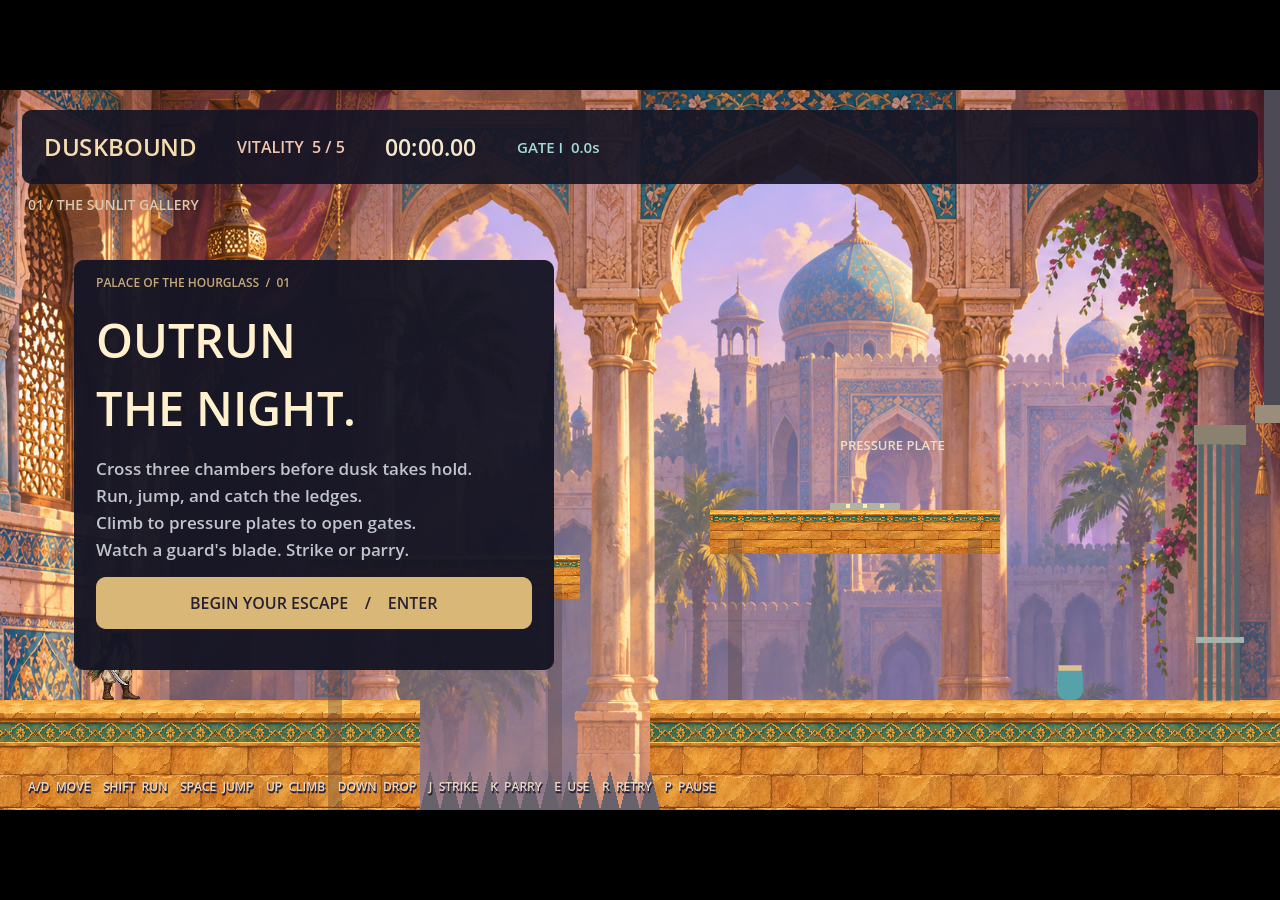
<file: godot/duskbound/index.html>
<!DOCTYPE html>
<html lang="en">
	<head>
		<meta charset="utf-8">
		<meta name="viewport" content="width=device-width, user-scalable=no, initial-scale=1.0">
		<title>Duskbound — Palace of the Hourglass</title>
<meta name="description" content="Run, catch the ledge, outwit the traps, and duel your way out of a painted palace.">
		<style>
html, body, #canvas {
	margin: 0;
	padding: 0;
	border: 0;
}

body {
	color: white;
	background-color: black;
	overflow: hidden;
	touch-action: none;
}

#canvas {
	display: block;
}

#canvas:focus {
	outline: none;
}

#status, #status-splash, #status-progress {
	position: absolute;
	left: 0;
	right: 0;
}

#status, #status-splash {
	top: 0;
	bottom: 0;
}

#status {
	background-color: #0d131a;
	display: flex;
	flex-direction: column;
	justify-content: center;
	align-items: center;
	visibility: hidden;
}

#status-splash {
	max-height: 100%;
	max-width: 100%;
	margin: auto;
}

#status-splash.show-image--false {
	display: none;
}

#status-splash.fullsize--true {
	height: 100%;
	width: 100%;
	object-fit: contain;
}

#status-splash.use-filter--false {
	image-rendering: pixelated;
}

#status-progress, #status-notice {
	display: none;
}

#status-progress {
	bottom: 10%;
	width: 50%;
	margin: 0 auto;
}

#status-notice {
	background-color: #5b3943;
	border-radius: 0.5rem;
	border: 1px solid #9b3943;
	color: #e0e0e0;
	font-family: 'Noto Sans', 'Droid Sans', Arial, sans-serif;
	line-height: 1.3;
	margin: 0 2rem;
	overflow: hidden;
	padding: 1rem;
	text-align: center;
	z-index: 1;
}
		#status {background:#242337;font-family:system-ui,sans-serif;}
#loading-brand {text-align:center;display:grid;gap:16px;}
#loading-brand strong {font-size:43px;letter-spacing:5px;color:#f6ddb0;}
#loading-brand span {font-size:12px;letter-spacing:4px;color:#a6d3d1;}
#loading-brand small {margin-top:20px;color:#c7b89e;}
#status-progress {accent-color:#dfbf82;max-width:320px;height:5px;}
</style>
		<link id="-gd-engine-icon" rel="icon" type="image/png" href="index.icon.png" />
<link rel="apple-touch-icon" href="index.apple-touch-icon.png"/>

	</head>
	<body>
		<canvas id="canvas">
			Your browser does not support the canvas tag.
		</canvas>

		<noscript>
			Your browser does not support JavaScript.
		</noscript>

		<div id="status">
			<div id="loading-brand"><strong>DUSKBOUND</strong><span>PALACE OF THE HOURGLASS</span><small>Unsealing the palace…</small></div>
			<progress id="status-progress"></progress>
			<div id="status-notice"></div>
		</div>

		<script src="/godot/engine/4.7.2/godot.js"></script>
		<script>
const GODOT_CONFIG = {"args":[],"canvasResizePolicy":2,"emscriptenPoolSize":8,"ensureCrossOriginIsolationHeaders":true,"executable":"/godot/engine/4.7.2/godot","mainPack":"index.pck","experimentalVK":false,"fileSizes":{"index.pck":9881332,"/godot/engine/4.7.2/godot.wasm":39514754},"focusCanvas":true,"gdextensionLibs":[],"godotPoolSize":4};
const GODOT_THREADS_ENABLED = false;
const engine = new Engine(GODOT_CONFIG);

(function () {
	const statusOverlay = document.getElementById('status');
	const statusProgress = document.getElementById('status-progress');
	const statusNotice = document.getElementById('status-notice');

	let initializing = true;
	let statusMode = '';

	function setStatusMode(mode) {
		if (statusMode === mode || !initializing) {
			return;
		}
		if (mode === 'hidden') {
			statusOverlay.remove();
			initializing = false;
			return;
		}
		statusOverlay.style.visibility = 'visible';
		statusProgress.style.display = mode === 'progress' ? 'block' : 'none';
		statusNotice.style.display = mode === 'notice' ? 'block' : 'none';
		statusMode = mode;
	}

	function setStatusNotice(text) {
		while (statusNotice.lastChild) {
			statusNotice.removeChild(statusNotice.lastChild);
		}
		const lines = text.split('\n');
		lines.forEach((line) => {
			statusNotice.appendChild(document.createTextNode(line));
			statusNotice.appendChild(document.createElement('br'));
		});
	}

	function displayFailureNotice(err) {
		console.error(err);
		if (err instanceof Error) {
			setStatusNotice(err.message);
		} else if (typeof err === 'string') {
			setStatusNotice(err);
		} else {
			setStatusNotice('An unknown error occurred.');
		}
		setStatusMode('notice');
		initializing = false;
	}

	const missing = Engine.getMissingFeatures({
		threads: GODOT_THREADS_ENABLED,
	});

	if (missing.length !== 0) {
		if (GODOT_CONFIG['serviceWorker'] && GODOT_CONFIG['ensureCrossOriginIsolationHeaders'] && 'serviceWorker' in navigator) {
			let serviceWorkerRegistrationPromise;
			try {
				serviceWorkerRegistrationPromise = navigator.serviceWorker.getRegistration();
			} catch (err) {
				serviceWorkerRegistrationPromise = Promise.reject(new Error('Service worker registration failed.'));
			}
			// There's a chance that installing the service worker would fix the issue
			Promise.race([
				serviceWorkerRegistrationPromise.then((registration) => {
					if (registration != null) {
						return Promise.reject(new Error('Service worker already exists.'));
					}
					return registration;
				}).then(() => engine.installServiceWorker()),
				// For some reason, `getRegistration()` can stall
				new Promise((resolve) => {
					setTimeout(() => resolve(), 2000);
				}),
			]).then(() => {
				// Reload if there was no error.
				window.location.reload();
			}).catch((err) => {
				console.error('Error while registering service worker:', err);
			});
		} else {
			// Display the message as usual
			const missingMsg = 'Error\nThe following features required to run Godot projects on the Web are missing:\n';
			displayFailureNotice(missingMsg + missing.join('\n'));
		}
	} else {
		setStatusMode('progress');
		engine.startGame({
			'onProgress': function (current, total) {
				if (current > 0 && total > 0) {
					statusProgress.value = current;
					statusProgress.max = total;
				} else {
					statusProgress.removeAttribute('value');
					statusProgress.removeAttribute('max');
				}
			},
		}).then(() => {
			setStatusMode('hidden');
		}, displayFailureNotice);
	}
}());
		</script>
	</body>
</html>
</file>
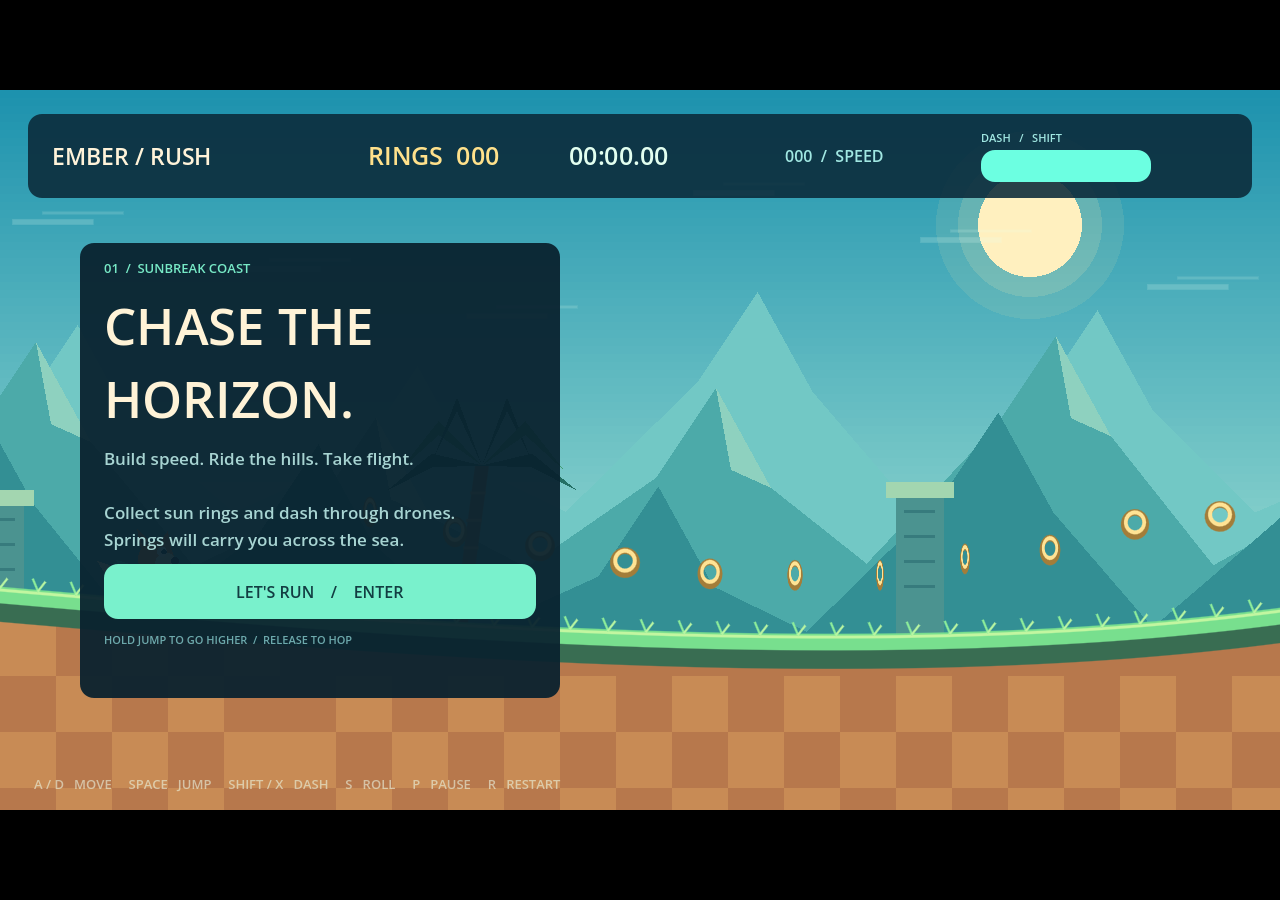
<file: godot/emberrush/index.html>
<!DOCTYPE html>
<html lang="en">
	<head>
		<meta charset="utf-8">
		<meta name="viewport" content="width=device-width, user-scalable=no, initial-scale=1.0">
		<title>Ember Rush — Sunbreak Coast</title>
<meta name="description" content="Build speed, ride the hills, and chase the horizon in this original coastal platformer.">
		<style>
html, body, #canvas {
	margin: 0;
	padding: 0;
	border: 0;
}

body {
	color: white;
	background-color: black;
	overflow: hidden;
	touch-action: none;
}

#canvas {
	display: block;
}

#canvas:focus {
	outline: none;
}

#status, #status-splash, #status-progress {
	position: absolute;
	left: 0;
	right: 0;
}

#status, #status-splash {
	top: 0;
	bottom: 0;
}

#status {
	background-color: #0d131a;
	display: flex;
	flex-direction: column;
	justify-content: center;
	align-items: center;
	visibility: hidden;
}

#status-splash {
	max-height: 100%;
	max-width: 100%;
	margin: auto;
}

#status-splash.show-image--false {
	display: none;
}

#status-splash.fullsize--true {
	height: 100%;
	width: 100%;
	object-fit: contain;
}

#status-splash.use-filter--false {
	image-rendering: pixelated;
}

#status-progress, #status-notice {
	display: none;
}

#status-progress {
	bottom: 10%;
	width: 50%;
	margin: 0 auto;
}

#status-notice {
	background-color: #5b3943;
	border-radius: 0.5rem;
	border: 1px solid #9b3943;
	color: #e0e0e0;
	font-family: 'Noto Sans', 'Droid Sans', Arial, sans-serif;
	line-height: 1.3;
	margin: 0 2rem;
	overflow: hidden;
	padding: 1rem;
	text-align: center;
	z-index: 1;
}
		#status {background:#123c4b;font-family:system-ui,sans-serif;}
#loading-brand {text-align:center;display:grid;gap:16px;}
#loading-brand strong {font-size:42px;letter-spacing:5px;color:#fff3d9;}
#loading-brand span {font-size:13px;letter-spacing:5px;color:#79f1cc;}
#loading-brand small {margin-top:20px;color:#9ccbc8;}
#status-progress {accent-color:#79f1cc;max-width:320px;height:5px;}
</style>
		<link id="-gd-engine-icon" rel="icon" type="image/png" href="index.icon.png" />
<link rel="apple-touch-icon" href="index.apple-touch-icon.png"/>

	</head>
	<body>
		<canvas id="canvas">
			Your browser does not support the canvas tag.
		</canvas>

		<noscript>
			Your browser does not support JavaScript.
		</noscript>

		<div id="status">
			<div id="loading-brand"><strong>EMBER / RUSH</strong><span>SUNBREAK COAST</span><small>Getting the coast ready…</small></div>
			<progress id="status-progress"></progress>
			<div id="status-notice"></div>
		</div>

		<script src="/godot/engine/4.7.2/godot.js"></script>
		<script>
const GODOT_CONFIG = {"args":[],"canvasResizePolicy":2,"emscriptenPoolSize":8,"ensureCrossOriginIsolationHeaders":true,"executable":"/godot/engine/4.7.2/godot","mainPack":"index.pck","experimentalVK":false,"fileSizes":{"index.pck":40708,"/godot/engine/4.7.2/godot.wasm":39514754},"focusCanvas":true,"gdextensionLibs":[],"godotPoolSize":4};
const GODOT_THREADS_ENABLED = false;
const engine = new Engine(GODOT_CONFIG);

(function () {
	const statusOverlay = document.getElementById('status');
	const statusProgress = document.getElementById('status-progress');
	const statusNotice = document.getElementById('status-notice');

	let initializing = true;
	let statusMode = '';

	function setStatusMode(mode) {
		if (statusMode === mode || !initializing) {
			return;
		}
		if (mode === 'hidden') {
			statusOverlay.remove();
			initializing = false;
			return;
		}
		statusOverlay.style.visibility = 'visible';
		statusProgress.style.display = mode === 'progress' ? 'block' : 'none';
		statusNotice.style.display = mode === 'notice' ? 'block' : 'none';
		statusMode = mode;
	}

	function setStatusNotice(text) {
		while (statusNotice.lastChild) {
			statusNotice.removeChild(statusNotice.lastChild);
		}
		const lines = text.split('\n');
		lines.forEach((line) => {
			statusNotice.appendChild(document.createTextNode(line));
			statusNotice.appendChild(document.createElement('br'));
		});
	}

	function displayFailureNotice(err) {
		console.error(err);
		if (err instanceof Error) {
			setStatusNotice(err.message);
		} else if (typeof err === 'string') {
			setStatusNotice(err);
		} else {
			setStatusNotice('An unknown error occurred.');
		}
		setStatusMode('notice');
		initializing = false;
	}

	const missing = Engine.getMissingFeatures({
		threads: GODOT_THREADS_ENABLED,
	});

	if (missing.length !== 0) {
		if (GODOT_CONFIG['serviceWorker'] && GODOT_CONFIG['ensureCrossOriginIsolationHeaders'] && 'serviceWorker' in navigator) {
			let serviceWorkerRegistrationPromise;
			try {
				serviceWorkerRegistrationPromise = navigator.serviceWorker.getRegistration();
			} catch (err) {
				serviceWorkerRegistrationPromise = Promise.reject(new Error('Service worker registration failed.'));
			}
			// There's a chance that installing the service worker would fix the issue
			Promise.race([
				serviceWorkerRegistrationPromise.then((registration) => {
					if (registration != null) {
						return Promise.reject(new Error('Service worker already exists.'));
					}
					return registration;
				}).then(() => engine.installServiceWorker()),
				// For some reason, `getRegistration()` can stall
				new Promise((resolve) => {
					setTimeout(() => resolve(), 2000);
				}),
			]).then(() => {
				// Reload if there was no error.
				window.location.reload();
			}).catch((err) => {
				console.error('Error while registering service worker:', err);
			});
		} else {
			// Display the message as usual
			const missingMsg = 'Error\nThe following features required to run Godot projects on the Web are missing:\n';
			displayFailureNotice(missingMsg + missing.join('\n'));
		}
	} else {
		setStatusMode('progress');
		engine.startGame({
			'onProgress': function (current, total) {
				if (current > 0 && total > 0) {
					statusProgress.value = current;
					statusProgress.max = total;
				} else {
					statusProgress.removeAttribute('value');
					statusProgress.removeAttribute('max');
				}
			},
		}).then(() => {
			setStatusMode('hidden');
		}, displayFailureNotice);
	}
}());
		</script>
	</body>
</html>
</file>
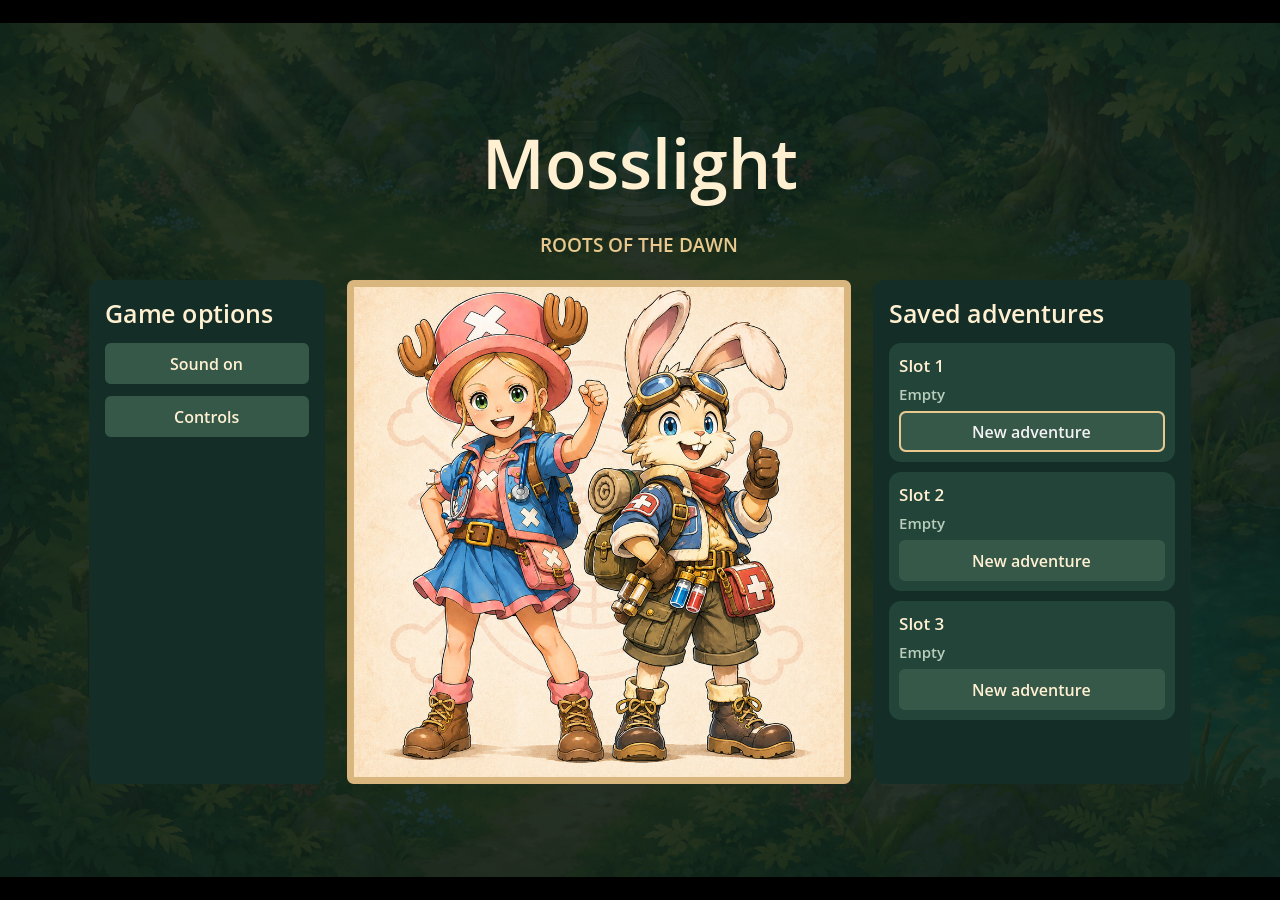
<file: godot/mosslight/index.html>
<!DOCTYPE html>
<html lang="en">
	<head>
		<meta charset="utf-8">
		<meta name="viewport" content="width=device-width, user-scalable=no, initial-scale=1.0">
		<title>Mosslight — Roots of the Dawn</title>
<meta name="description" content="Explore a hand-painted woodland and a two-room dungeon as a young forest medic.">
		<style>
html, body, #canvas {
	margin: 0;
	padding: 0;
	border: 0;
}

body {
	color: white;
	background-color: black;
	overflow: hidden;
	touch-action: none;
}

#canvas {
	display: block;
}

#canvas:focus {
	outline: none;
}

#status, #status-splash, #status-progress {
	position: absolute;
	left: 0;
	right: 0;
}

#status, #status-splash {
	top: 0;
	bottom: 0;
}

#status {
	background-color: #0d131a;
	display: flex;
	flex-direction: column;
	justify-content: center;
	align-items: center;
	visibility: hidden;
}

#status-splash {
	max-height: 100%;
	max-width: 100%;
	margin: auto;
}

#status-splash.show-image--false {
	display: none;
}

#status-splash.fullsize--true {
	height: 100%;
	width: 100%;
	object-fit: contain;
}

#status-splash.use-filter--false {
	image-rendering: pixelated;
}

#status-progress, #status-notice {
	display: none;
}

#status-progress {
	bottom: 10%;
	width: 50%;
	margin: 0 auto;
}

#status-notice {
	background-color: #5b3943;
	border-radius: 0.5rem;
	border: 1px solid #9b3943;
	color: #e0e0e0;
	font-family: 'Noto Sans', 'Droid Sans', Arial, sans-serif;
	line-height: 1.3;
	margin: 0 2rem;
	overflow: hidden;
	padding: 1rem;
	text-align: center;
	z-index: 1;
}
		#status {background:#244b3e;font-family:system-ui,sans-serif;}
#loading-brand {text-align:center;display:grid;gap:16px;}
#loading-brand strong {font-size:42px;letter-spacing:5px;color:#fff0d2;}
#loading-brand span {font-size:12px;letter-spacing:4px;color:#b1d8b8;}
#loading-brand small {margin-top:20px;color:#d6cdb2;}
#status-progress {accent-color:#e9a9ac;max-width:320px;height:5px;}
</style>
		<link id="-gd-engine-icon" rel="icon" type="image/png" href="index.icon.png" />
<link rel="apple-touch-icon" href="index.apple-touch-icon.png"/>

	</head>
	<body>
		<canvas id="canvas">
			Your browser does not support the canvas tag.
		</canvas>

		<noscript>
			Your browser does not support JavaScript.
		</noscript>

		<div id="status">
			<div id="loading-brand"><strong>MOSSLIGHT</strong><span>ROOTS OF THE DAWN</span><small>Opening a little world…</small></div>
			<progress id="status-progress"></progress>
			<div id="status-notice"></div>
		</div>

		<script src="/godot/engine/4.7.2/godot.js"></script>
		<script>
const GODOT_CONFIG = {"args":[],"canvasResizePolicy":2,"emscriptenPoolSize":8,"ensureCrossOriginIsolationHeaders":true,"executable":"/godot/engine/4.7.2/godot","mainPack":"index.pck","experimentalVK":false,"fileSizes":{"index.pck":17188800,"/godot/engine/4.7.2/godot.wasm":39514754},"focusCanvas":true,"gdextensionLibs":[],"godotPoolSize":4};
const GODOT_THREADS_ENABLED = false;
const engine = new Engine(GODOT_CONFIG);

(function () {
	const statusOverlay = document.getElementById('status');
	const statusProgress = document.getElementById('status-progress');
	const statusNotice = document.getElementById('status-notice');

	let initializing = true;
	let statusMode = '';

	function setStatusMode(mode) {
		if (statusMode === mode || !initializing) {
			return;
		}
		if (mode === 'hidden') {
			statusOverlay.remove();
			initializing = false;
			return;
		}
		statusOverlay.style.visibility = 'visible';
		statusProgress.style.display = mode === 'progress' ? 'block' : 'none';
		statusNotice.style.display = mode === 'notice' ? 'block' : 'none';
		statusMode = mode;
	}

	function setStatusNotice(text) {
		while (statusNotice.lastChild) {
			statusNotice.removeChild(statusNotice.lastChild);
		}
		const lines = text.split('\n');
		lines.forEach((line) => {
			statusNotice.appendChild(document.createTextNode(line));
			statusNotice.appendChild(document.createElement('br'));
		});
	}

	function displayFailureNotice(err) {
		console.error(err);
		if (err instanceof Error) {
			setStatusNotice(err.message);
		} else if (typeof err === 'string') {
			setStatusNotice(err);
		} else {
			setStatusNotice('An unknown error occurred.');
		}
		setStatusMode('notice');
		initializing = false;
	}

	const missing = Engine.getMissingFeatures({
		threads: GODOT_THREADS_ENABLED,
	});

	if (missing.length !== 0) {
		if (GODOT_CONFIG['serviceWorker'] && GODOT_CONFIG['ensureCrossOriginIsolationHeaders'] && 'serviceWorker' in navigator) {
			let serviceWorkerRegistrationPromise;
			try {
				serviceWorkerRegistrationPromise = navigator.serviceWorker.getRegistration();
			} catch (err) {
				serviceWorkerRegistrationPromise = Promise.reject(new Error('Service worker registration failed.'));
			}
			// There's a chance that installing the service worker would fix the issue
			Promise.race([
				serviceWorkerRegistrationPromise.then((registration) => {
					if (registration != null) {
						return Promise.reject(new Error('Service worker already exists.'));
					}
					return registration;
				}).then(() => engine.installServiceWorker()),
				// For some reason, `getRegistration()` can stall
				new Promise((resolve) => {
					setTimeout(() => resolve(), 2000);
				}),
			]).then(() => {
				// Reload if there was no error.
				window.location.reload();
			}).catch((err) => {
				console.error('Error while registering service worker:', err);
			});
		} else {
			// Display the message as usual
			const missingMsg = 'Error\nThe following features required to run Godot projects on the Web are missing:\n';
			displayFailureNotice(missingMsg + missing.join('\n'));
		}
	} else {
		setStatusMode('progress');
		engine.startGame({
			'onProgress': function (current, total) {
				if (current > 0 && total > 0) {
					statusProgress.value = current;
					statusProgress.max = total;
				} else {
					statusProgress.removeAttribute('value');
					statusProgress.removeAttribute('max');
				}
			},
		}).then(() => {
			setStatusMode('hidden');
		}, displayFailureNotice);
	}
}());
		</script>
	</body>
</html>
</file>
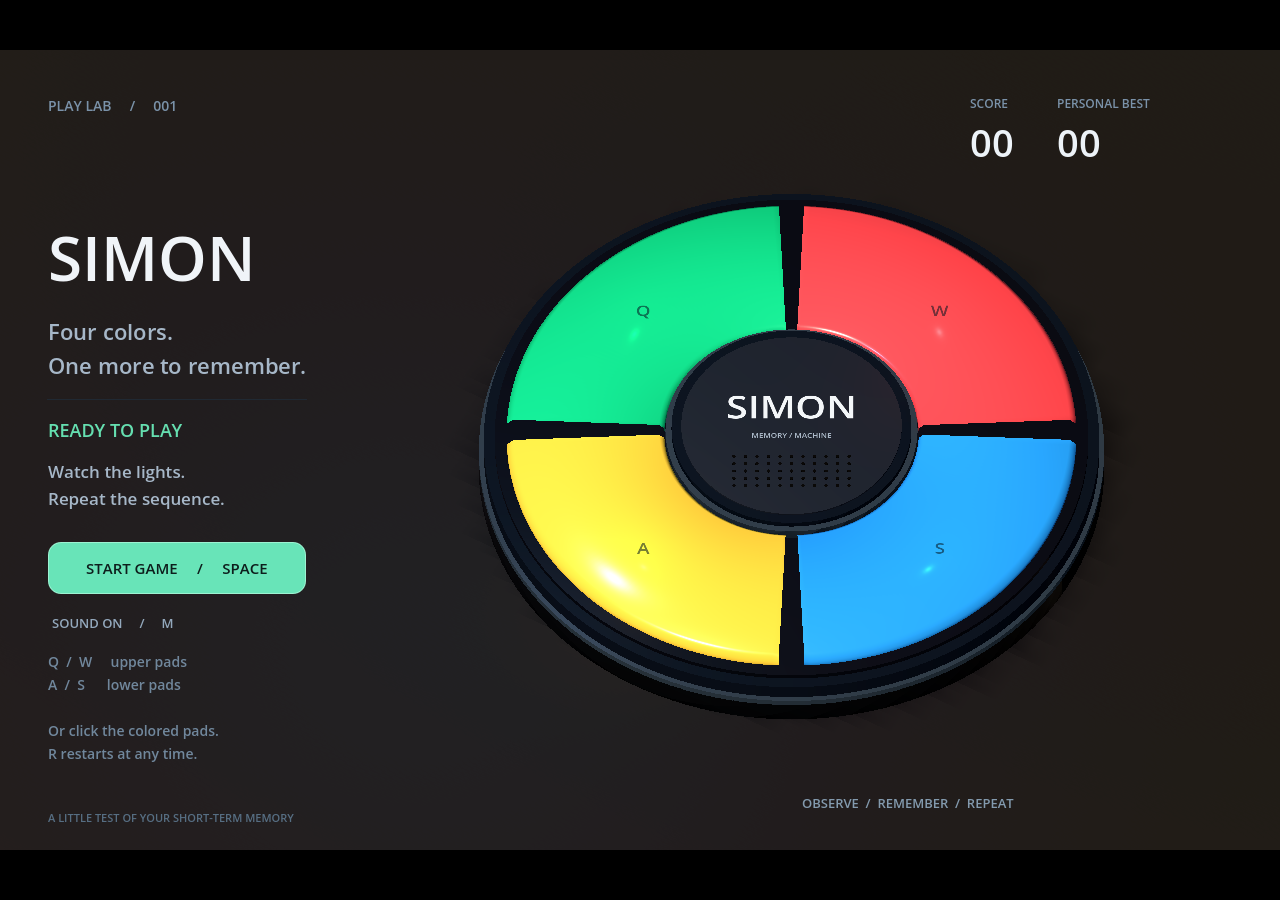
<file: godot/simon/index.html>
<!DOCTYPE html>
<html lang="en">
	<head>
		<meta charset="utf-8">
		<meta name="viewport" content="width=device-width, user-scalable=no, initial-scale=1.0">
		<title>Simon — Memory Machine</title>
<meta name="description" content="Four colors. One more to remember. Play a tactile 3D memory game in your browser.">
		<style>
html, body, #canvas {
	margin: 0;
	padding: 0;
	border: 0;
}

body {
	color: white;
	background-color: black;
	overflow: hidden;
	touch-action: none;
}

#canvas {
	display: block;
}

#canvas:focus {
	outline: none;
}

#status, #status-splash, #status-progress {
	position: absolute;
	left: 0;
	right: 0;
}

#status, #status-splash {
	top: 0;
	bottom: 0;
}

#status {
	background-color: #0d131a;
	display: flex;
	flex-direction: column;
	justify-content: center;
	align-items: center;
	visibility: hidden;
}

#status-splash {
	max-height: 100%;
	max-width: 100%;
	margin: auto;
}

#status-splash.show-image--false {
	display: none;
}

#status-splash.fullsize--true {
	height: 100%;
	width: 100%;
	object-fit: contain;
}

#status-splash.use-filter--false {
	image-rendering: pixelated;
}

#status-progress, #status-notice {
	display: none;
}

#status-progress {
	bottom: 10%;
	width: 50%;
	margin: 0 auto;
}

#status-notice {
	background-color: #5b3943;
	border-radius: 0.5rem;
	border: 1px solid #9b3943;
	color: #e0e0e0;
	font-family: 'Noto Sans', 'Droid Sans', Arial, sans-serif;
	line-height: 1.3;
	margin: 0 2rem;
	overflow: hidden;
	padding: 1rem;
	text-align: center;
	z-index: 1;
}
		
#status { background: #0d141d; font-family: system-ui, sans-serif; }
#loading-brand { text-align:center; display:grid; gap:14px; }
#loading-brand strong { font-size:54px; font-weight:600; letter-spacing:8px; color:#e8eff6; }
#loading-brand span { font-size:11px; letter-spacing:5px; color:#68e4b8; }
#loading-brand small { margin-top:32px; color:#8799ab; }
#status-progress { accent-color:#68e4b8; max-width:300px; height:5px; bottom:24%; }
</style>
		<link id="-gd-engine-icon" rel="icon" type="image/png" href="index.icon.png" />
<link rel="apple-touch-icon" href="index.apple-touch-icon.png"/>

	</head>
	<body>
		<canvas id="canvas">
			Your browser does not support the canvas tag.
		</canvas>

		<noscript>
			Your browser does not support JavaScript.
		</noscript>

		<div id="status">
			<div id="loading-brand"><strong>SIMON</strong><span>MEMORY / MACHINE</span><small>Loading your memory machine…</small></div>
			<progress id="status-progress"></progress>
			<div id="status-notice"></div>
		</div>

		<script src="/godot/engine/4.7.2/godot.js"></script>
		<script>
const GODOT_CONFIG = {"args":[],"canvasResizePolicy":2,"emscriptenPoolSize":8,"ensureCrossOriginIsolationHeaders":true,"executable":"/godot/engine/4.7.2/godot","mainPack":"index.pck","experimentalVK":false,"fileSizes":{"index.pck":26084,"/godot/engine/4.7.2/godot.wasm":39514754},"focusCanvas":true,"gdextensionLibs":[],"godotPoolSize":4};
const GODOT_THREADS_ENABLED = false;
const engine = new Engine(GODOT_CONFIG);

(function () {
	const statusOverlay = document.getElementById('status');
	const statusProgress = document.getElementById('status-progress');
	const statusNotice = document.getElementById('status-notice');

	let initializing = true;
	let statusMode = '';

	function setStatusMode(mode) {
		if (statusMode === mode || !initializing) {
			return;
		}
		if (mode === 'hidden') {
			statusOverlay.remove();
			initializing = false;
			return;
		}
		statusOverlay.style.visibility = 'visible';
		statusProgress.style.display = mode === 'progress' ? 'block' : 'none';
		statusNotice.style.display = mode === 'notice' ? 'block' : 'none';
		statusMode = mode;
	}

	function setStatusNotice(text) {
		while (statusNotice.lastChild) {
			statusNotice.removeChild(statusNotice.lastChild);
		}
		const lines = text.split('\n');
		lines.forEach((line) => {
			statusNotice.appendChild(document.createTextNode(line));
			statusNotice.appendChild(document.createElement('br'));
		});
	}

	function displayFailureNotice(err) {
		console.error(err);
		if (err instanceof Error) {
			setStatusNotice(err.message);
		} else if (typeof err === 'string') {
			setStatusNotice(err);
		} else {
			setStatusNotice('An unknown error occurred.');
		}
		setStatusMode('notice');
		initializing = false;
	}

	const missing = Engine.getMissingFeatures({
		threads: GODOT_THREADS_ENABLED,
	});

	if (missing.length !== 0) {
		if (GODOT_CONFIG['serviceWorker'] && GODOT_CONFIG['ensureCrossOriginIsolationHeaders'] && 'serviceWorker' in navigator) {
			let serviceWorkerRegistrationPromise;
			try {
				serviceWorkerRegistrationPromise = navigator.serviceWorker.getRegistration();
			} catch (err) {
				serviceWorkerRegistrationPromise = Promise.reject(new Error('Service worker registration failed.'));
			}
			// There's a chance that installing the service worker would fix the issue
			Promise.race([
				serviceWorkerRegistrationPromise.then((registration) => {
					if (registration != null) {
						return Promise.reject(new Error('Service worker already exists.'));
					}
					return registration;
				}).then(() => engine.installServiceWorker()),
				// For some reason, `getRegistration()` can stall
				new Promise((resolve) => {
					setTimeout(() => resolve(), 2000);
				}),
			]).then(() => {
				// Reload if there was no error.
				window.location.reload();
			}).catch((err) => {
				console.error('Error while registering service worker:', err);
			});
		} else {
			// Display the message as usual
			const missingMsg = 'Error\nThe following features required to run Godot projects on the Web are missing:\n';
			displayFailureNotice(missingMsg + missing.join('\n'));
		}
	} else {
		setStatusMode('progress');
		engine.startGame({
			'onProgress': function (current, total) {
				if (current > 0 && total > 0) {
					statusProgress.value = current;
					statusProgress.max = total;
				} else {
					statusProgress.removeAttribute('value');
					statusProgress.removeAttribute('max');
				}
			},
		}).then(() => {
			setStatusMode('hidden');
		}, displayFailureNotice);
	}
}());
		</script>
	</body>
</html>
</file>
